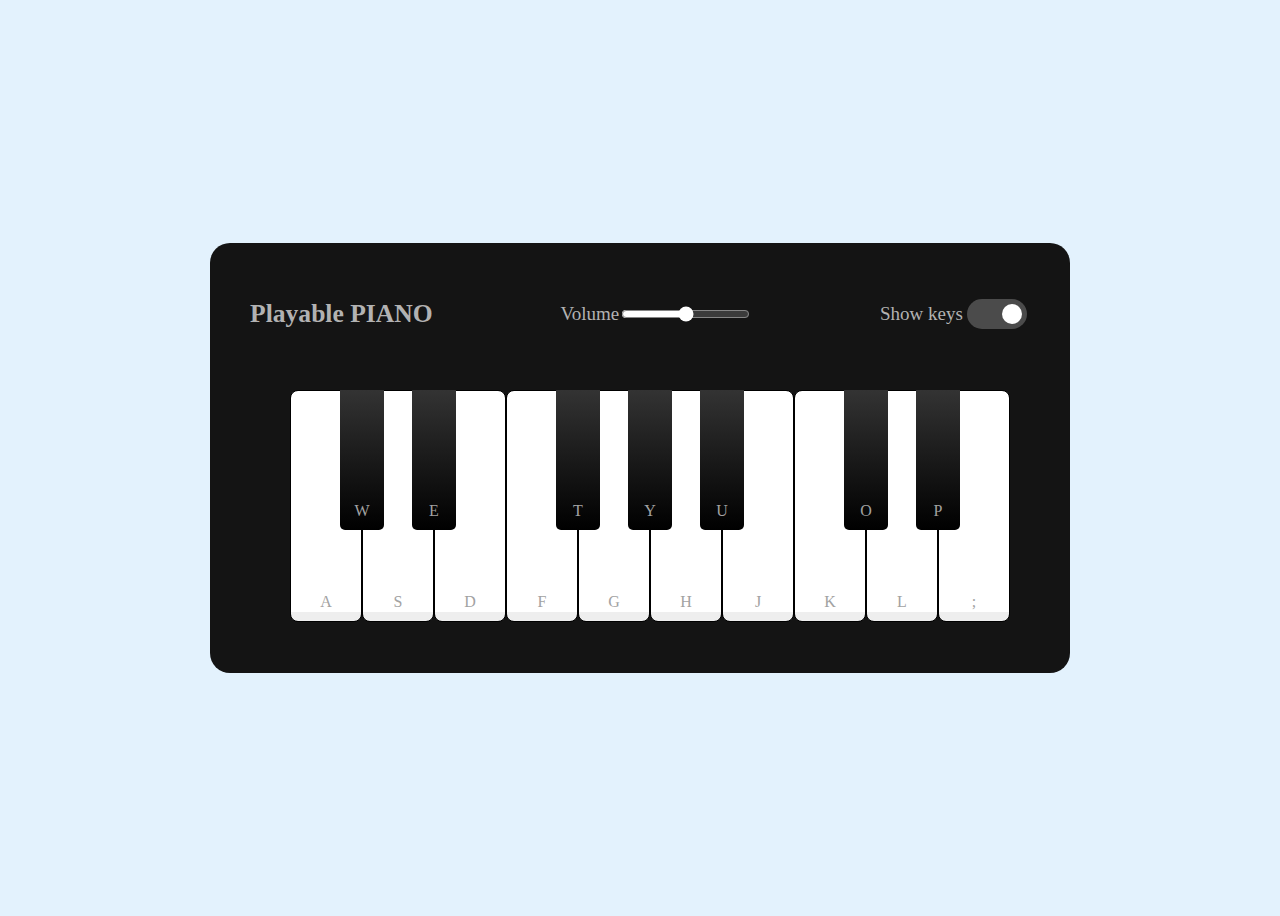
<file: index.html>
<!DOCTYPE html>
<html lang="en">

<head>
    <meta charset="UTF-8">
    <meta name="viewport" content="width=device-width, initial-scale=1.0">
    <title>piano</title>
    <link rel="stylesheet" href="piano.css">
</head>

<body>
    <div class="wrapper">
        <header>
            <h2>Playable PIANO</h2>
            <div class="column volume-slider">
                <span>Volume</span> <input type="range" min="0" max="1" value="0.5" step="any">
            </div>
            <div class="column keys-checkbox">
                <span>Show keys</span> <input type="checkbox" checked>
            </div>
        </header>
        <ul class="piano-keys">
            <li class="key white" data-key="a"><span>a</span></li>
            <li class="key black" data-key="w"><span>w</span></li>
            <li class="key white" data-key="s"><span>s</span></li>
            <li class="key black" data-key="e"><span>e</span></li>
            <li class="key white" data-key="d"><span>d</span></li>
            <li class="key white" data-key="f"><span>f</span></li>
            <li class="key black" data-key="t"><span>t</span></li>
            <li class="key white" data-key="g"><span>g</span></li>
            <li class="key black" data-key="y"><span>y</span></li>
            <li class="key white" data-key="h"><span>h</span></li>
            <li class="key black" data-key="u"><span>u</span></li>
            <li class="key white" data-key="j"><span>j</span></li>
            <li class="key white" data-key="k"><span>k</span></li>
            <li class="key black" data-key="o"><span>o</span></li>
            <li class="key white" data-key="l"><span>l</span></li>
            <li class="key black" data-key="p"><span>p</span></li>
            <li class="key white" data-key=";"><span>;</span></li>
            </ul>
    </div>
</body>
<script src="piano.js"></script>
</html>
</file>
<file: piano.css>
body {
    display: flex;
    align-items: center;
    justify-content: center;
    min-height: 100vh;
    background-color: #e3f2fd;
}

.wrapper {
    width: 780px;
    border-radius: 20px;
    padding: 35px 40px;
    background: #141414;
}

.wrapper header {
    color: #b2b2b2;
    display: flex;
    align-items: center;
    justify-content: space-between;
}

header h2 {
    font-size: 1.6rem;
}

header .column {
    display: flex;
    align-items: center;
}

header .column span {
    /* font-weight: 500; */
    margin-left: 15;
    font-size: 1.19rem;
}

.volume-slider input {
    outline: none;
    accent-color: #fff;
}

.keys-checkbox input {
    width: 60px;
    height: 30px;
    cursor: pointer;
    /* outline: none; */
    position: relative;
    appearance: none;
    border-radius: 30px;
    background: #4b4b4b;
}

.keys-checkbox input::before {
    content: "";
    height: 20px;
    width: 20px;
    top: 50%;
    left: 5px;
    border-radius: inherit;
    position: absolute;
    background: #8c8c8c;
    transform: translateY(-50%);
    transition: all 0.3s ease;
}

.keys-checkbox input:checked::before {
    left: 35px;
    background: #fff;
}

.piano-keys {
    display: flex;
    margin-top: 40px;
}

.piano-keys .key {
    cursor: pointer;
    user-select: none;
    position: relative;
    list-style: none;
    color: #a2a2a2;
    text-transform: uppercase;
}

.piano-keys .black {
    width: 44px;
    height: 140px;
    z-index: 2;
    margin: 0 -22px 0 -22px;
    border-radius: 0 0 5px 5px;
    background: linear-gradient(#333, #000);
}

.piano-keys .black:active {
    box-shadow: inset 5px 5px 10px rgba(255, 255, 255, 0, 1);
    background: linear-gradient(to bottom, #000 0%, #434343);
}

.piano-keys .white {
    width: 70px;
    height: 230px;
    border-radius: 8px;
    border: 1px solid #000;
    background: linear-gradient(#fff 96%, #eee 4%);
}

.piano-keys .white:active {
    box-shadow: inset 5px 5px 20px rgba(0, 0, 0, 0, 2);
    background: linear-gradient(to bottom, #fff 0%, #eee 100%);
}

.piano-keys span {
    position: absolute;
    bottom: 10px;
    width: 100%;
    font-size: 1 .13rem;
    text-align: center;
}
@media (max-width: 768px) {
    .wrapper {
        width: 90%;
        padding: 20px;
    }

    header h2 {
        font-size: 1.2rem;
    }

    header .column span {
        font-size: 1rem;
    }

    .piano-keys .white {
        width: 50px;
        height: 180px;
    }
    .piano-keys .key.hide span{
        display: none;
    }
</file>
